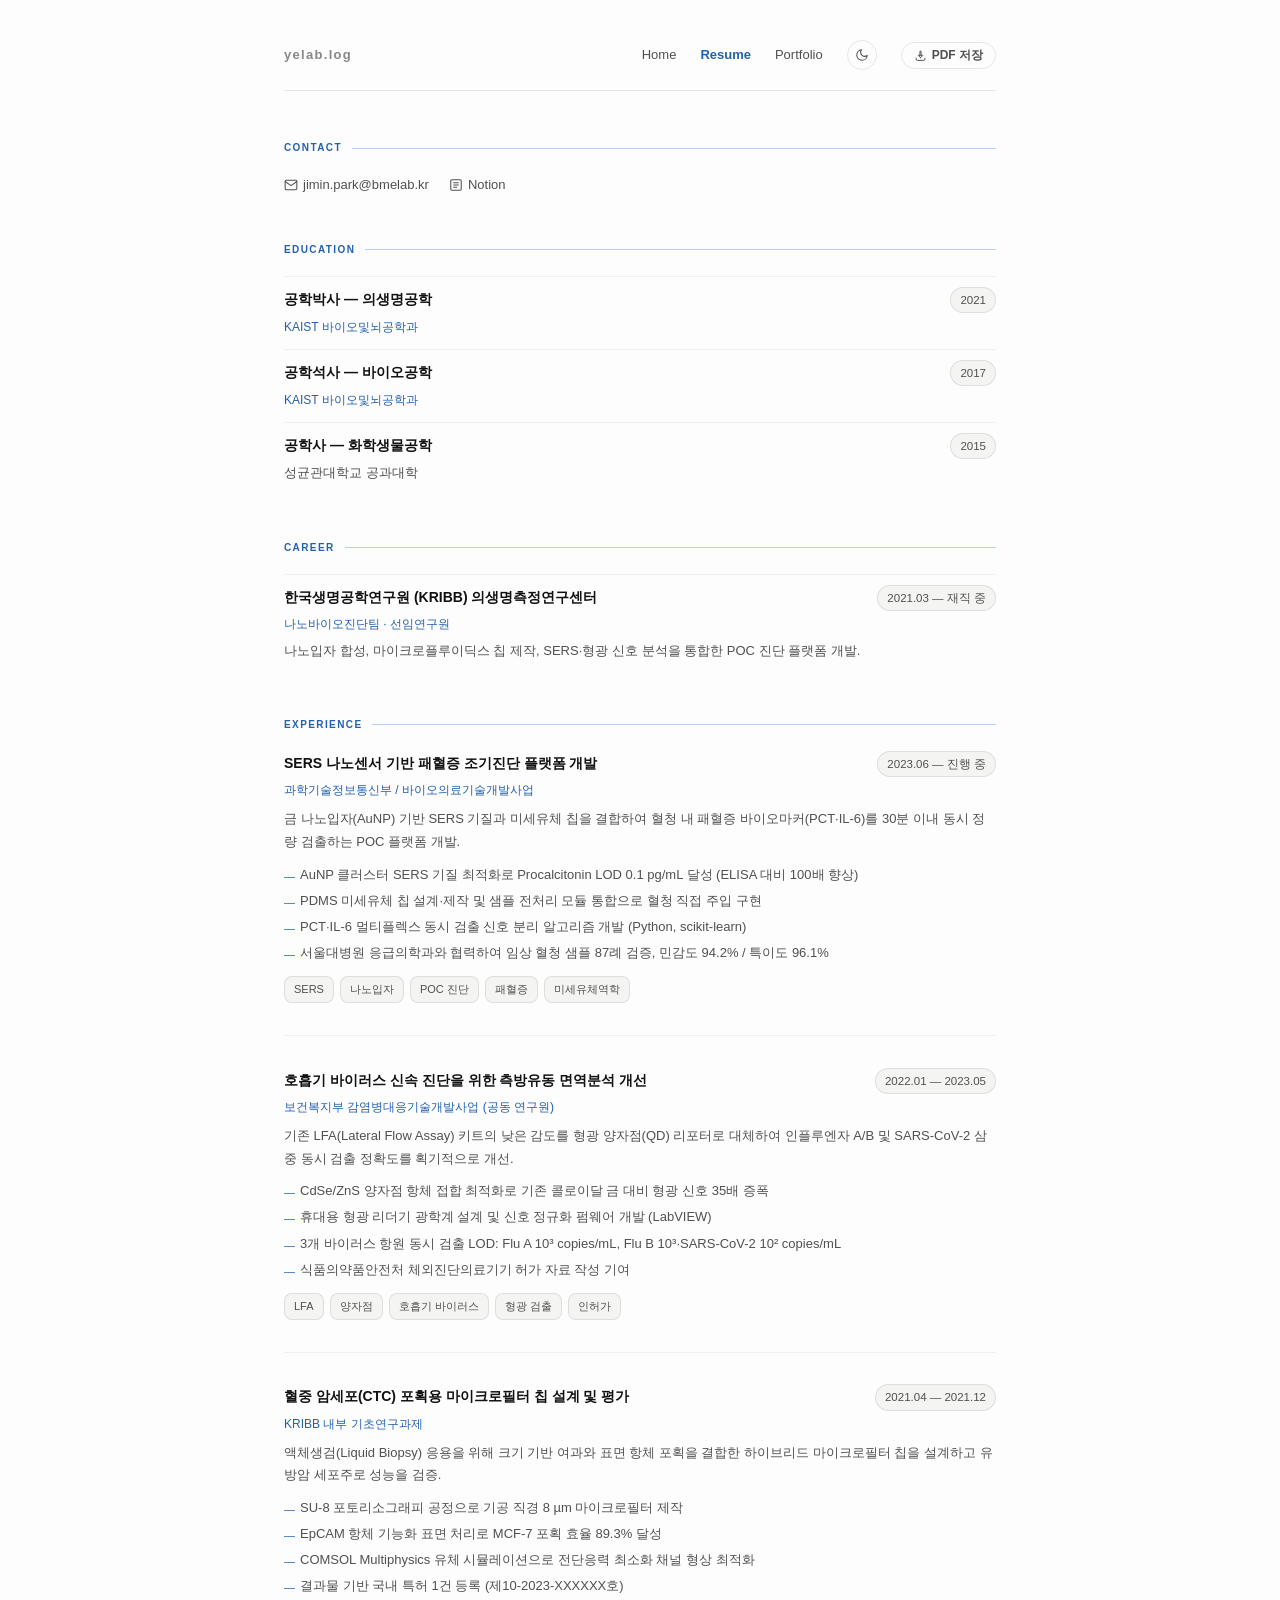
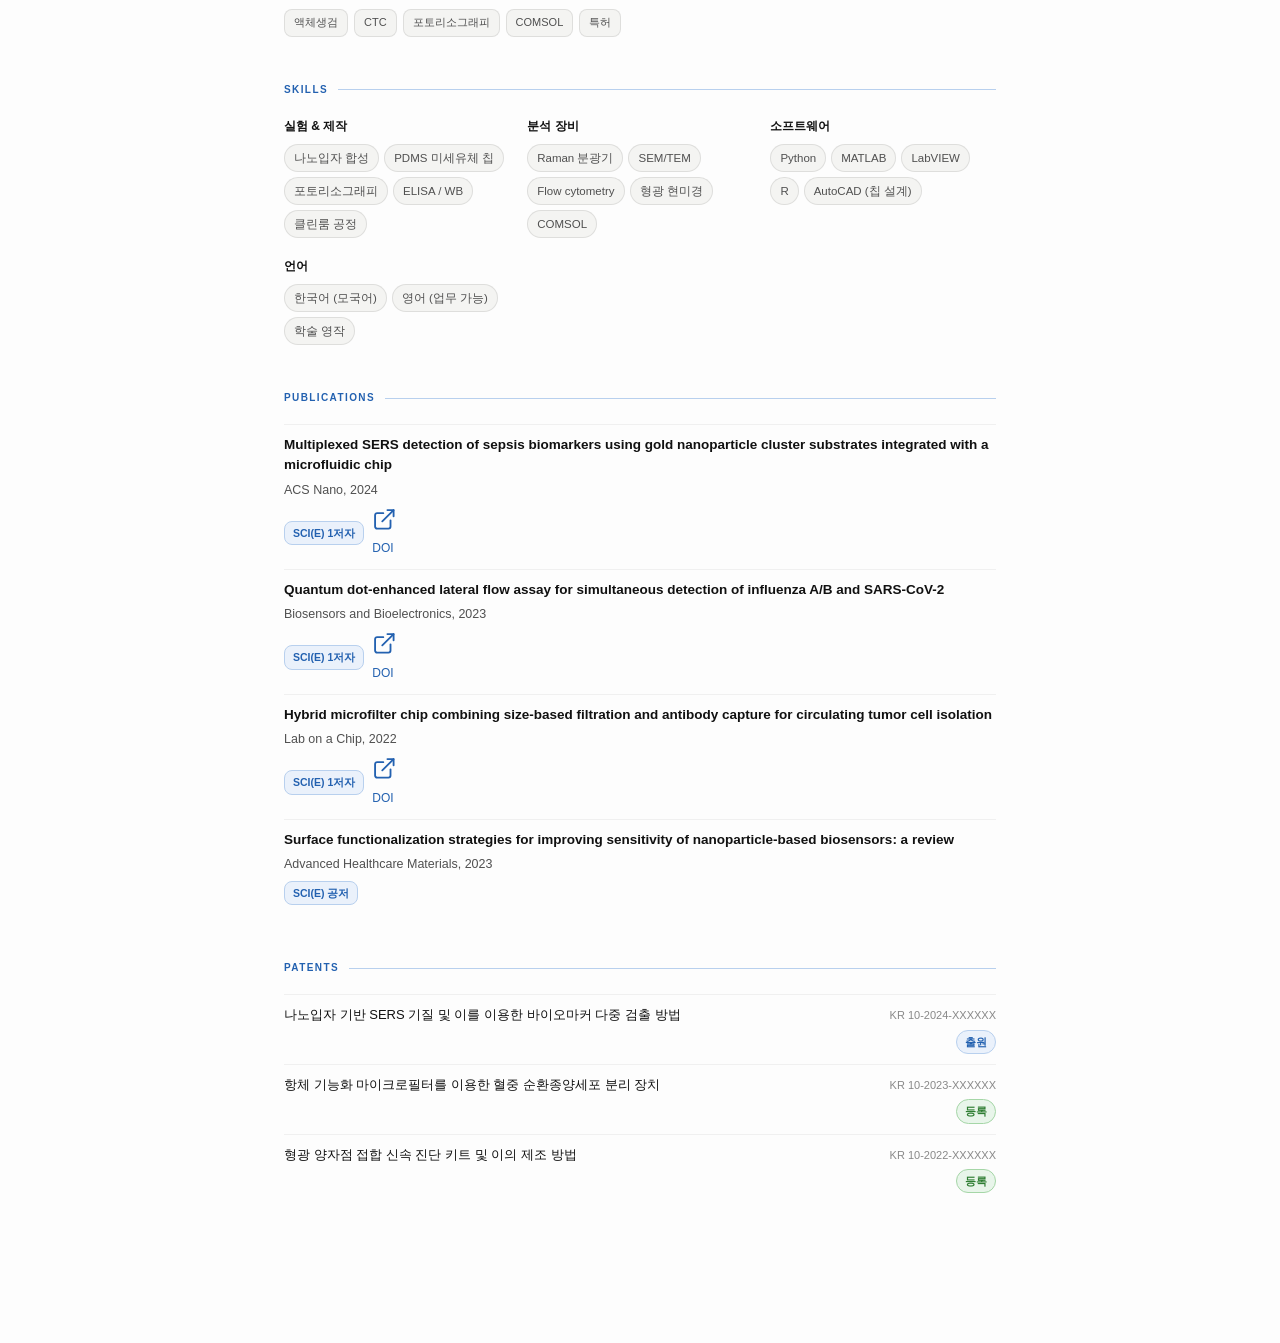
<file: resume.html>
<!DOCTYPE html>
<html lang="ko">
<head>
  <meta charset="UTF-8" />
  <meta name="viewport" content="width=device-width, initial-scale=1.0" />
  <title>Resume | yelab.log</title>
  <link rel="stylesheet" href="./style.css">
  <style>
    /* PDF 버튼 */
    .pdf-btn {
      display: inline-flex; align-items: center; gap: 5px;
      font-size: 12px; font-weight: 700; font-family: var(--font);
      color: var(--text-2); background: transparent;
      border: .5px solid var(--border); padding: 4px 12px;
      border-radius: var(--pill); cursor: pointer;
      transition: color .15s, border-color .15s, background .15s;
      white-space: nowrap;
    }
    .pdf-btn:hover { color: var(--accent); border-color: var(--accent-soft); background: var(--accent-light); }
    .pdf-btn svg { width: 13px; height: 13px; display: block; flex-shrink: 0; }

    /* CONTACT */
    .contact-row { display: flex; flex-wrap: wrap; gap: 1.25rem; }
    .contact-link {
      display: inline-flex; align-items: center; gap: 5px;
      font-size: 13px; color: var(--text-2); text-decoration: none; transition: color .15s;
    }
    .contact-link:hover { color: var(--accent); }
    .contact-link svg { width: 14px; height: 14px; flex-shrink: 0; }

    /* LIST ITEMS (education, career) */
    .list-item { padding: 10px 0; border-top: .5px solid var(--border-s); }
    .list-item:first-child { border-top: none; padding-top: 0; }
    .item-header { display: flex; justify-content: space-between; align-items: baseline; flex-wrap: wrap; gap: 6px; margin-bottom: 3px; }
    .item-title  { font-size: var(--fs); font-weight: 700; }
    .item-meta   { font-size: 12px; color: var(--accent); }
    .item-sub    { font-size: 13px; color: var(--text-2); }
    .item-period {
      font-size: 11.5px; color: var(--text-2); background: var(--bg-2);
      border: .5px solid var(--border); padding: 2px 9px;
      border-radius: var(--pill); white-space: nowrap; flex-shrink: 0;
    }
    .item-desc { font-size: 13px; color: var(--text-2); line-height: 1.7; margin-top: 5px; }
    .item-link { font-size: 12px; color: var(--accent); text-decoration: none; }
    .item-link:hover { text-decoration: underline; }

    /* EXPERIENCE */
    .exp-item { margin-bottom: 2rem; }
    .exp-item:last-child { margin-bottom: 0; }
    .exp-org  { font-size: 12px; color: var(--accent); margin-bottom: 7px; }
    .exp-desc { font-size: 13px; color: var(--text-2); line-height: 1.75; margin-bottom: 8px; }
    .exp-list { list-style: none; }
    .exp-list li { font-size: 13px; color: var(--text-2); line-height: 1.7; padding: 2px 0 2px 16px; position: relative; }
    .exp-list li::before { content: '—'; position: absolute; left: 0; color: var(--accent); font-size: 11px; top: 5px; }
    .exp-tags { display: flex; flex-wrap: wrap; gap: 6px; margin-top: 10px; }
    .divider { height: .5px; background: var(--border-s); margin: .5rem 0 2rem; }

    /* SKILLS */
    .skills-grid { display: grid; grid-template-columns: repeat(auto-fit, minmax(170px, 1fr)); gap: 1.1rem; }
    .skill-group-name { font-size: 12px; font-weight: 700; margin-bottom: 7px; }
    .skill-pills { display: flex; flex-wrap: wrap; gap: 5px; }
    .skill-pill { font-size: 11.5px; background: var(--bg-2); color: var(--text-2); border: .5px solid var(--border); padding: 3px 9px; border-radius: var(--pill); }

    /* PUBLICATIONS */
    .pub-item { border-top: .5px solid var(--border-s); padding: 10px 0; }
    .pub-item:first-child { border-top: none; padding-top: 0; }
    .pub-title   { font-size: 13.5px; font-weight: 700; line-height: 1.5; margin-bottom: 4px; }
    .pub-journal { font-size: 12.5px; color: var(--text-2); margin-bottom: 5px; }
    .pub-row     { display: flex; align-items: center; gap: 8px; flex-wrap: wrap; }
    .pub-badge   { display: inline-block; font-size: 10.5px; font-weight: 700; background: var(--accent-light); color: var(--accent); border: .5px solid var(--accent-soft); padding: 2px 8px; border-radius: var(--radius); }
    .pub-link    { font-size: 12px; color: var(--accent); text-decoration: none; }
    .pub-link:hover { text-decoration: underline; }

    /* PATENTS */
    .patent-item { display: flex; justify-content: space-between; align-items: baseline; flex-wrap: wrap; gap: 8px; padding: 10px 0; border-top: .5px solid var(--border-s); font-size: 13px; }
    .patent-item:first-child { border-top: none; padding-top: 0; }
    .patent-title { color: var(--text-1); line-height: 1.5; flex: 1; }
    .patent-right { display: flex; flex-direction: column; align-items: flex-end; gap: 4px; flex-shrink: 0; }
    .patent-num   { font-size: 11px; color: var(--text-3); }
    .status-badge { font-size: 10.5px; font-weight: 700; padding: 2px 8px; border-radius: var(--pill); }
    .s-등록 { background: #E8F5EA; color: #2E7D32; border: .5px solid #A5D6A7; }
    .s-출원 { background: var(--accent-light); color: var(--accent); border: .5px solid var(--accent-soft); }
    html[data-theme="dark"] .s-등록 { background: #0D2010; color: #81C784; border-color: #2E5030; }

    .section-label { margin-bottom: 1.1rem; }

    @media (max-width: 560px) {
      .skills-grid { grid-template-columns: 1fr 1fr; }
    }
    @media print {
      .pdf-btn, .nav-links { display: none !important; }
      body { line-height: 1.55; }
      .section { margin-bottom: 1rem; }
      .section-label { margin-bottom: 0.65rem; }
      .list-item { padding: 6px 0; }
      .item-desc { margin-top: 3px; }
      .exp-item { margin-bottom: 1.1rem; }
      .exp-item, .pub-item, .patent-item { page-break-inside: avoid; }
      .divider { margin: 0.15rem 0 1.1rem; }
      .skills-grid { grid-template-columns: repeat(2,1fr); }
      nav { margin-bottom: 1rem; padding-bottom: 0.6rem; border-bottom: .5px solid #ccc; }
      a::after { content: none !important; }
    }
  </style>
</head>
<body>
<div class="page" id="app"></div>
<script src="./main.js"></script>
<script>
function savePdf(){
  const prev = document.title;
  document.title = '최유은_resume';
  window.print();
  document.title = prev;
}

function render(d){
  applyTheme(d.theme);
  const r = d.resume;

  const eduHTML = r.education.map(e => `
    <div class="list-item">
      <div class="item-header">
        <span class="item-title">${esc(e.degree)}</span>
        <span class="item-period">${esc(e.year)}</span>
      </div>
      <div class="item-sub">
        ${e.link ? `<a class="item-link" href="${esc(e.link)}" target="_blank" rel="noopener">${esc(e.school)}</a>` : esc(e.school)}
      </div>
    </div>`).join('');

  const careerHTML = r.career.map(c => `
    <div class="list-item">
      <div class="item-header">
        <span class="item-title">${esc(c.org)}</span>
        <span class="item-period">${esc(c.period)}</span>
      </div>
      <div class="item-meta">${esc(c.team)} · ${esc(c.role)}</div>
      <div class="item-desc">${esc(c.desc)}</div>
    </div>`).join('');

  const expHTML = r.experience.map((e,i) => `
    ${i>0 ? '<div class="divider"></div>' : ''}
    <div class="exp-item">
      <div class="item-header">
        <span class="item-title">${esc(e.title)}</span>
        <span class="item-period">${esc(e.period)}</span>
      </div>
      <div class="exp-org">${esc(e.org)}</div>
      <div class="exp-desc">${esc(e.desc)}</div>
      <ul class="exp-list">${e.bullets.map(b=>`<li>${esc(b)}</li>`).join('')}</ul>
      <div class="exp-tags">${e.tags.map(t=>`<span class="tag">${esc(t)}</span>`).join('')}</div>
    </div>`).join('');

  const skillHTML = r.skills.map(s => `
    <div>
      <div class="skill-group-name">${esc(s.group)}</div>
      <div class="skill-pills">${s.items.map(i=>`<span class="skill-pill">${esc(i)}</span>`).join('')}</div>
    </div>`).join('');

  const pubHTML = r.publications.map(p => `
    <div class="pub-item">
      <div class="pub-title">${esc(p.title)}</div>
      <div class="pub-journal">${esc(p.journal)}</div>
      <div class="pub-row">
        <span class="pub-badge">${esc(p.badge)}</span>
        ${p.link ? `<a class="pub-link" href="${esc(p.link)}" target="_blank" rel="noopener">${SVG.ext} DOI</a>` : ''}
      </div>
    </div>`).join('');

  const patentHTML = r.patents.map(p => `
    <div class="patent-item">
      <span class="patent-title">${esc(p.title)}</span>
      <div class="patent-right">
        <span class="patent-num">${esc(p.number)}</span>
        <span class="status-badge s-${esc(p.status)}">${esc(p.status)}</span>
      </div>
    </div>`).join('');

  const pdfBtn = `<button class="pdf-btn" onclick="savePdf()" aria-label="PDF 저장">${SVG.pdf} PDF 저장</button>`;

  document.getElementById('app').innerHTML = `
    ${navHTML(d.meta.siteName, 'Resume', pdfBtn)}

    <section class="section">
      <div class="section-label">Contact</div>
      <div class="contact-row">
        <a class="contact-link" href="mailto:${esc(r.contact.email)}">${SVG.mail} ${esc(r.contact.email)}</a>
        <a class="contact-link" href="${esc(r.contact.notion)}" target="_blank" rel="noopener">${SVG.notion} Notion</a>
      </div>
    </section>

    <section class="section">
      <div class="section-label">Education</div>
      ${eduHTML}
    </section>

    <section class="section">
      <div class="section-label">Career</div>
      ${careerHTML}
    </section>

    <section class="section">
      <div class="section-label">Experience</div>
      ${expHTML}
    </section>

    <section class="section">
      <div class="section-label">Skills</div>
      <div class="skills-grid">${skillHTML}</div>
    </section>

    <section class="section">
      <div class="section-label">Publications</div>
      ${pubHTML}
    </section>

    <section class="section">
      <div class="section-label">Patents</div>
      ${patentHTML}
    </section>
  `;
}

fetchData(render);
</script>
</body>
</html>
</file>
<file: style.css>
*, *::before, *::after { box-sizing: border-box; margin: 0; padding: 0; }
:root {
  --accent:       #2361b0;
  --accent-light: #EAF1FB;
  --accent-soft:  #B8D0EE;
  --text-1:       #111111;
  --text-2:       #505050;
  --text-3:       #888888;
  --bg:           #fdfdfd;
  --bg-2:         #F4F4F2;
  --border:       rgba(0,0,0,0.09);
  --border-s:     rgba(0,0,0,0.05);
  --font:         'Malgun Gothic','맑은 고딕',-apple-system,sans-serif;
  --fs:           14px;
  --radius:       8px;
  --pill:         99px;
  --max-w:        760px;
}
html[data-theme="dark"] {
  --accent:       #6BA4D8;
  --accent-light: #0D1E2E;
  --accent-soft:  #1C3A54;
  --text-1:       #EEEEEE;
  --text-2:       #AAAAAA;
  --text-3:       #666666;
  --bg:           #141414;
  --bg-2:         #1E1E1E;
  --border:       rgba(255,255,255,0.10);
  --border-s:     rgba(255,255,255,0.05);
}
html { scroll-behavior: smooth; }
body {
  font-family: var(--font);
  font-size: var(--fs);
  line-height: 1.75;
  color: var(--text-1);
  background: var(--bg);
  -webkit-font-smoothing: antialiased;
  transition: background .2s, color .2s;
}
.page { max-width: var(--max-w); margin: 0 auto; padding: 2.5rem 1.5rem 6rem; }

/* NAV */
nav {
  display: flex; justify-content: space-between; align-items: center;
  margin-bottom: 3rem; padding-bottom: 1.25rem;
  border-bottom: .5px solid var(--border);
}
.nav-brand { font-size: 13px; font-weight: 700; color: var(--text-3); letter-spacing: .1em; text-decoration: none; }
.nav-links  { display: flex; align-items: center; gap: 1.5rem; }
.nav-links a { font-size: 13px; color: var(--text-2); text-decoration: none; transition: color .15s; }
.nav-links a:hover, .nav-links a.active { color: var(--accent); font-weight: 700; }
.icon-btn {
  display: inline-flex; align-items: center; justify-content: center;
  width: 30px; height: 30px; background: transparent;
  border: .5px solid var(--border); border-radius: var(--pill);
  cursor: pointer; color: var(--text-2); font-family: var(--font);
  transition: color .15s, border-color .15s, background .15s;
}
.icon-btn:hover { color: var(--accent); border-color: var(--accent-soft); background: var(--accent-light); }
.icon-btn svg { width: 14px; height: 14px; }

/* SECTION */
.section { margin-bottom: 2.75rem; }
.section-label {
  display: flex; align-items: center; gap: 10px;
  font-size: 10px; font-weight: 700; letter-spacing: .14em;
  color: var(--accent); text-transform: uppercase; margin-bottom: 1.25rem;
}
.section-label::after { content: ''; flex: 1; height: .5px; background: var(--accent-soft); }

/* TAG (공통 — resume, portfolio) */
.tag {
  font-size: 11px; color: var(--text-2); background: var(--bg-2);
  border: .5px solid var(--border); padding: 3px 9px; border-radius: var(--radius);
}

@media (max-width: 560px) {
  nav { flex-direction: column; align-items: flex-start; gap: 12px; }
}
@media print {
  * { -webkit-print-color-adjust: exact; print-color-adjust: exact; }
  .icon-btn { display: none !important; }
  body { font-size: 11pt; background: #fff; color: #111; }
  .page { padding: 0; max-width: 100%; }
  @page { size: A4; margin: 18mm 20mm; }

  /* 다크모드 상태에서 인쇄해도 라이트 모드 색상으로 출력 */
  html[data-theme="dark"] .s-등록 { background: #E8F5EA; color: #2E7D32; border-color: #A5D6A7; }
  html[data-theme="dark"] {
    --accent:       #2361b0;
    --accent-light: #EAF1FB;
    --accent-soft:  #B8D0EE;
    --text-1:       #111111;
    --text-2:       #505050;
    --text-3:       #888888;
    --bg:           #fdfdfd;
    --bg-2:         #F4F4F2;
    --border:       rgba(0,0,0,0.09);
    --border-s:     rgba(0,0,0,0.05);
  }
}
</file>
